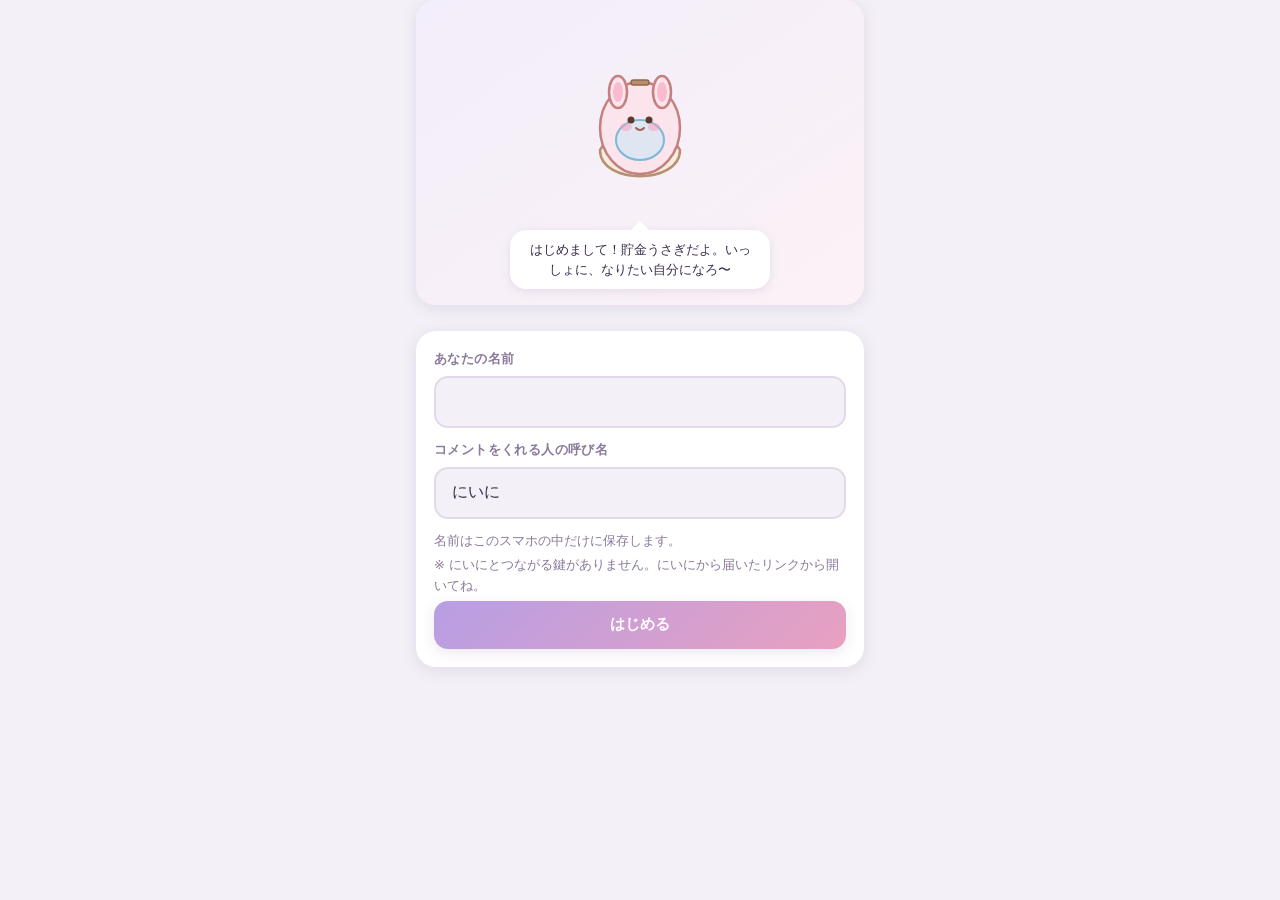
<file: index.html>
<!doctype html>
<html lang="ja">
<head>
  <meta charset="utf-8">
  <meta http-equiv="Content-Security-Policy" content="default-src 'self'; connect-src 'self' https://naritai.insi-sensei.workers.dev; object-src 'none'; base-uri 'none'; form-action 'self'">
  <meta name="referrer" content="no-referrer">
  <meta name="viewport" content="width=device-width, initial-scale=1, viewport-fit=cover">
  <meta name="theme-color" content="#f6f1fb">
  <meta name="color-scheme" content="light">
  <link rel="icon" href="icons/icon-192.png">
  <link rel="stylesheet" href="style.css">
  <title>なりたい自分へ</title>
  <meta name="description" content="毎日のやることを、貯金うさぎといっしょに。">
  <link rel="apple-touch-icon" href="icons/icon-180.png">
  <link rel="manifest" href="manifest.webmanifest">
</head>
<body>
  <main id="app"></main>
  <div id="toast" role="status" aria-live="polite"></div>
  <script src="config.js"></script>
  <script src="logic.js"></script>
  <script src="mascot.js"></script>
  <script src="ui.js"></script>
  <script src="app.js"></script>
</body>
</html>
</file>
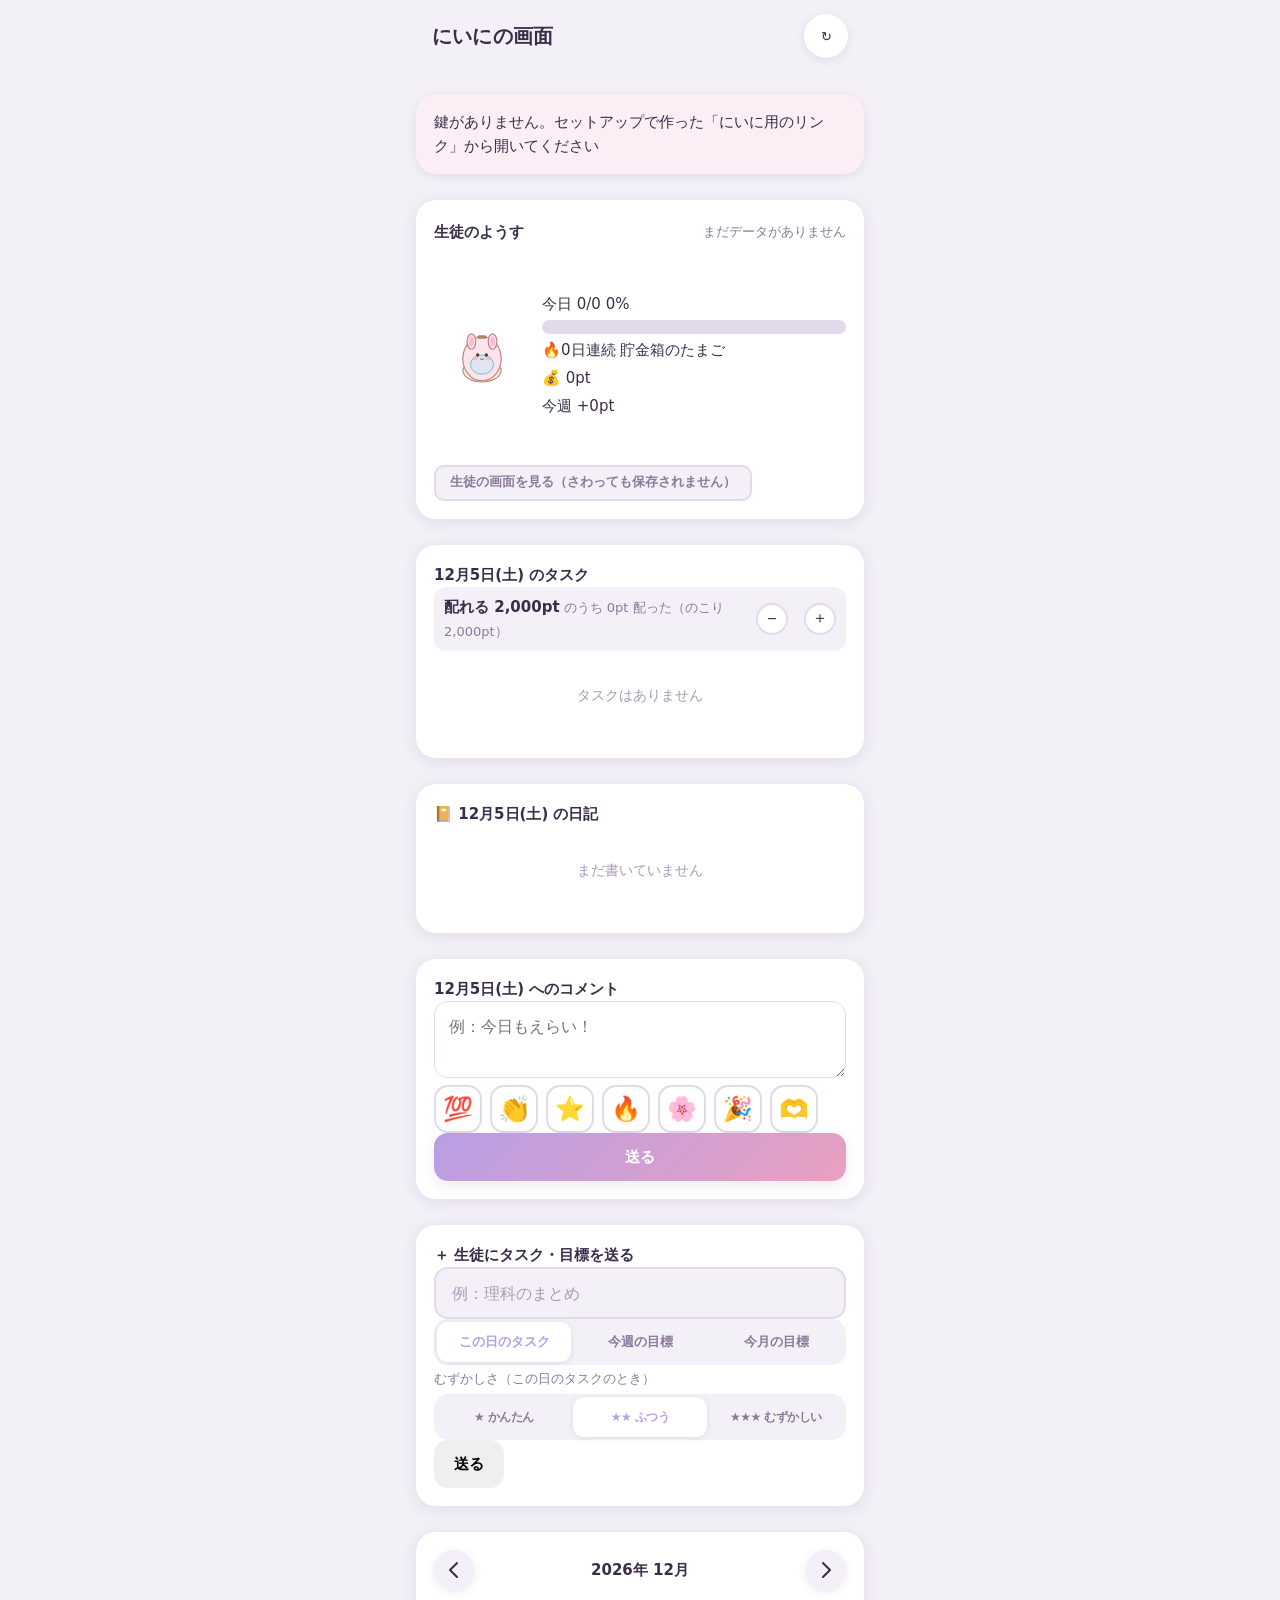
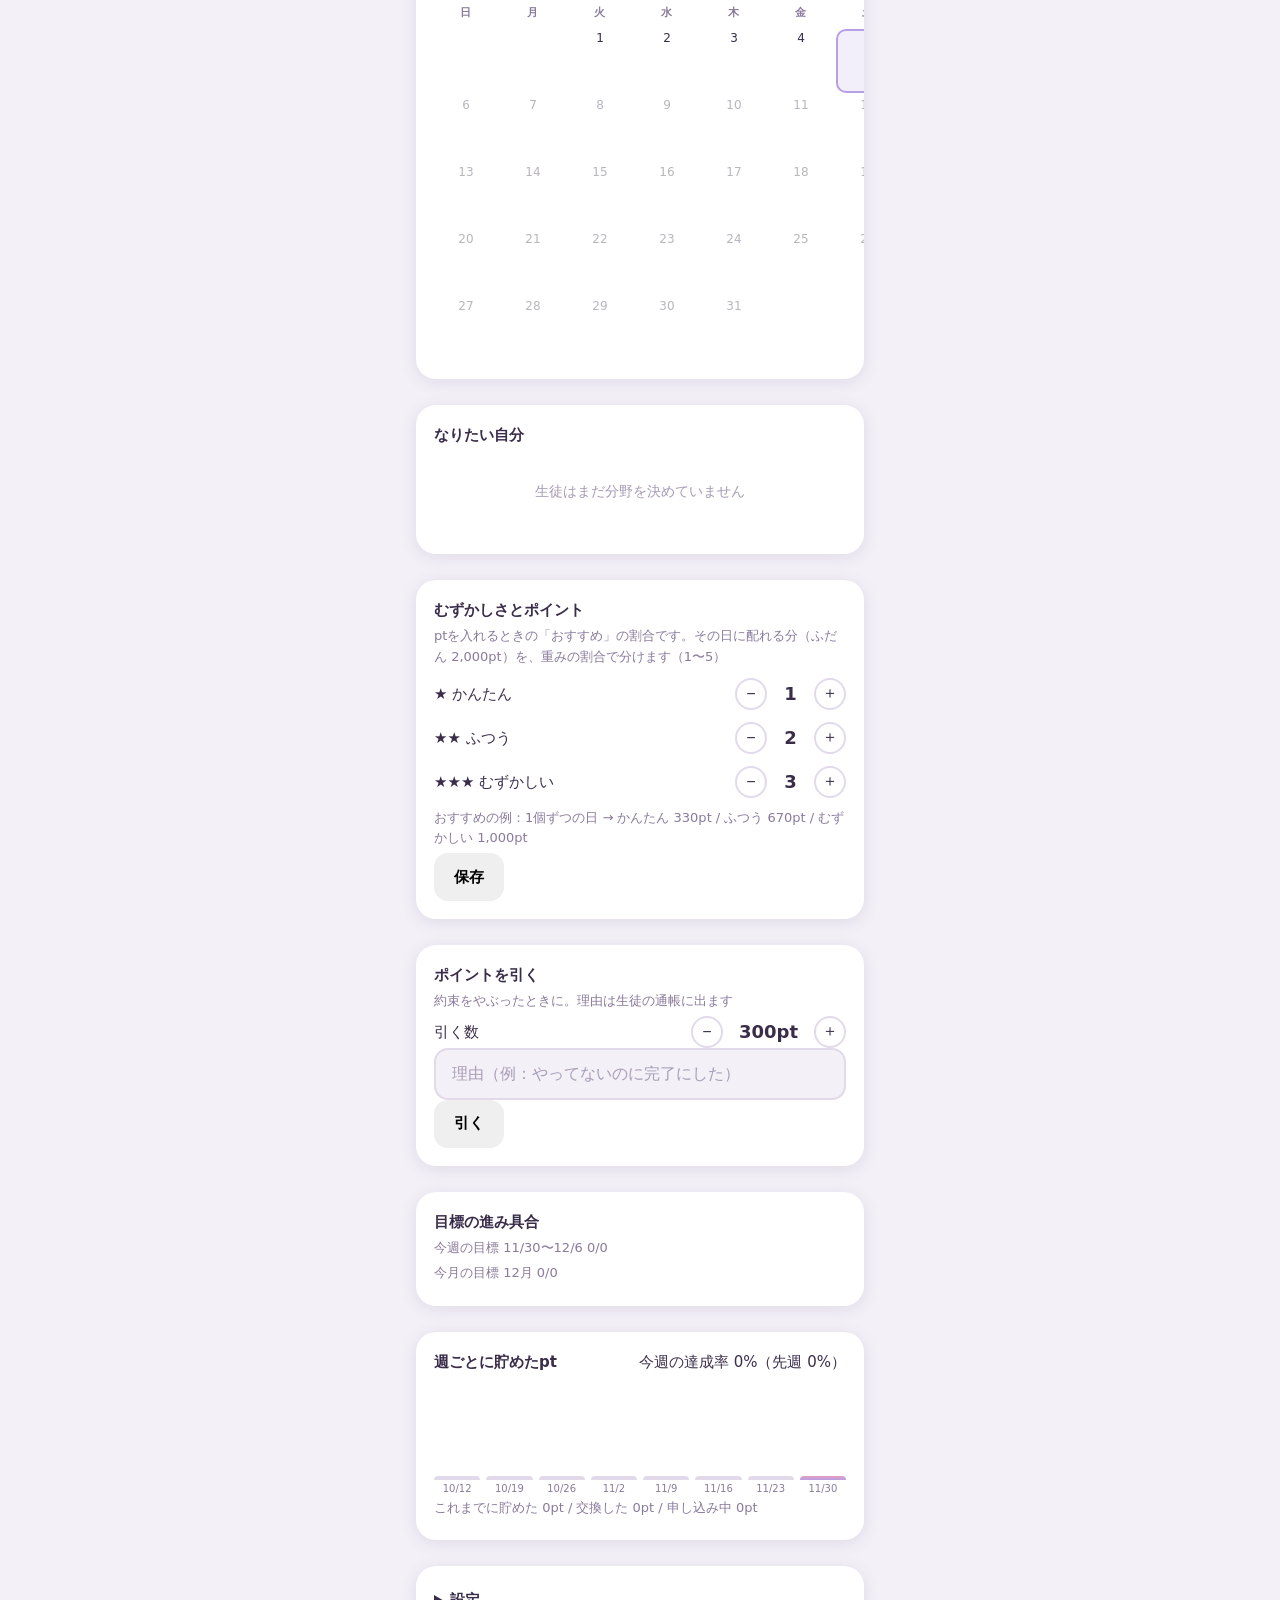
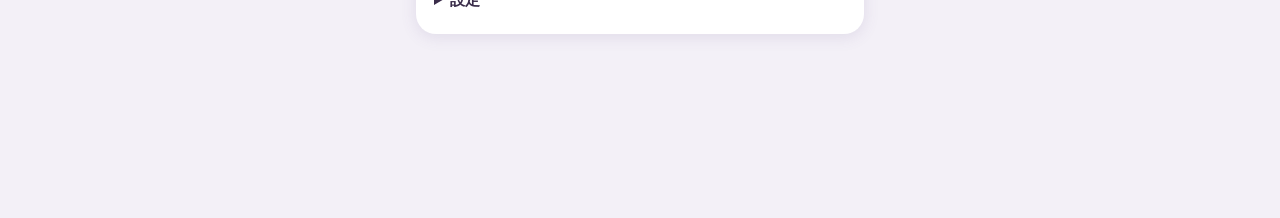
<file: owner.html>
<!doctype html>
<html lang="ja">
<head>
  <meta charset="utf-8">
  <meta http-equiv="Content-Security-Policy" content="default-src 'self'; connect-src 'self' https://naritai.insi-sensei.workers.dev; object-src 'none'; base-uri 'none'; form-action 'self'">
  <meta name="referrer" content="no-referrer">
  <meta name="viewport" content="width=device-width, initial-scale=1, viewport-fit=cover">
  <meta name="theme-color" content="#f6f1fb">
  <meta name="color-scheme" content="light">
  <link rel="icon" href="icons/icon-192.png">
  <link rel="stylesheet" href="style.css">
  <title>にいにの画面</title>
  <link rel="apple-touch-icon" href="icons/icon-180.png">
  <meta name="apple-mobile-web-app-capable" content="yes">
  <meta name="apple-mobile-web-app-title" content="にいにの画面">
</head>
<body>
  <main id="app"></main>
  <div id="toast" role="status" aria-live="polite"></div>
  <script src="config.js"></script>
  <script src="logic.js"></script>
  <script src="mascot.js"></script>
  <script src="ui.js"></script>
  <script src="owner.js"></script>
</body>
</html>
</file>
<file: style.css>
/* style.css */
:root {
  --bg: #f3f0f7;
  --card: #ffffff;
  --text: #3a2d4a;
  --sub: #8a7a9b;
  --line: #e2daea;
  --accent: #b89ee4;
  --accent2: #e8a0c0;
  --accent3: #a8d8c8;
  --good: #5cb87a;
  --shadow: rgba(100, 80, 140, 0.13);
}

[data-theme="lavender"] {
  --bg: #f3f0f7;
  --card: #ffffff;
  --text: #3a2d4a;
  --sub: #8a7a9b;
  --line: #e2daea;
  --accent: #b89ee4;
  --accent2: #e8a0c0;
  --accent3: #a8d8c8;
  --good: #5cb87a;
  --shadow: rgba(100, 80, 140, 0.13);
}

[data-theme="sakura"] {
  --bg: #fdf0f4;
  --card: #ffffff;
  --text: #3d2030;
  --sub: #9c7080;
  --line: #f0d8e2;
  --accent: #e88aaa;
  --accent2: #c8a0d0;
  --accent3: #a8d4c0;
  --good: #4caf78;
  --shadow: rgba(160, 80, 100, 0.13);
}

[data-theme="mint"] {
  --bg: #f0f8f4;
  --card: #ffffff;
  --text: #1e3828;
  --sub: #6a9078;
  --line: #cce8d8;
  --accent: #58c491;
  --accent2: #88bcd8;
  --accent3: #d4b8e8;
  --good: #2e9e5a;
  --shadow: rgba(40, 120, 80, 0.12);
}

[data-theme="peach"] {
  --bg: #fff8f0;
  --card: #ffffff;
  --text: #3d2010;
  --sub: #9c7050;
  --line: #f5dfc8;
  --accent: #f0a070;
  --accent2: #e8c880;
  --accent3: #c8e0a0;
  --good: #5a9e30;
  --shadow: rgba(160, 80, 30, 0.12);
}

[data-theme="yuyake"] {
  --bg: #f8f0f8;
  --card: #ffffff;
  --text: #2c1840;
  --sub: #806090;
  --line: #e8d0f0;
  --accent: #d070c0;
  --accent2: #f0a060;
  --accent3: #80c8e8;
  --good: #40b870;
  --shadow: rgba(120, 40, 120, 0.14);
}

*, *::before, *::after {
  box-sizing: border-box;
  margin: 0;
  padding: 0;
  -webkit-tap-highlight-color: transparent;
}

html {
  font-size: 16px;
  -webkit-text-size-adjust: 100%;
}

body {
  background: var(--bg);
  color: var(--text);
  font-family: "Hiragino Maru Gothic ProN", "M PLUS Rounded 1c", "Kosugi Maru", "Noto Sans JP", system-ui, sans-serif;
  font-size: 15px;
  line-height: 1.6;
  min-height: 100dvh;
  overscroll-behavior: none;
}

#app {
  max-width: 480px;
  margin: 0 auto;
  padding-bottom: calc(68px + env(safe-area-inset-bottom, 0px));
  min-height: 100dvh;
  position: relative;
}

.screen {
  padding: 0 16px 16px;
  display: flex;
  flex-direction: column;
  gap: 14px;
}

/* ===== TOPBAR ===== */
.topbar {
  display: flex;
  align-items: center;
  justify-content: space-between;
  padding: 14px 16px 10px;
  position: sticky;
  top: 0;
  z-index: 10;
  background: var(--bg);
}

.topbar .title {
  font-size: 20px;
  font-weight: 700;
  color: var(--text);
  letter-spacing: 0.01em;
}

.topbar .streak {
  display: flex;
  align-items: center;
  gap: 4px;
  font-size: 14px;
  font-weight: 600;
  color: var(--text);
  background: var(--card);
  border-radius: 20px;
  padding: 6px 12px;
  box-shadow: 0 2px 8px var(--shadow);
}

.icon-btn {
  width: 44px;
  height: 44px;
  border-radius: 50%;
  background: var(--card);
  border: none;
  display: flex;
  align-items: center;
  justify-content: center;
  cursor: pointer;
  box-shadow: 0 2px 8px var(--shadow);
  color: var(--text);
  transition: transform 0.15s ease, box-shadow 0.15s ease;
}

.icon-btn:active {
  transform: scale(0.93);
  box-shadow: 0 1px 4px var(--shadow);
}

/* ===== TABS ===== */
.tabs {
  position: fixed;
  bottom: 0;
  left: 50%;
  transform: translateX(-50%);
  width: 100%;
  max-width: 480px;
  display: flex;
  background: var(--card);
  border-top: 1px solid var(--line);
  z-index: 100;
  padding-bottom: env(safe-area-inset-bottom, 0px);
  box-shadow: 0 -4px 16px var(--shadow);
}

.tab {
  flex: 1;
  display: flex;
  flex-direction: column;
  align-items: center;
  justify-content: center;
  gap: 3px;
  min-height: 60px;
  padding: 8px 4px;
  border: none;
  background: none;
  color: var(--sub);
  font-size: 11px;
  font-family: inherit;
  cursor: pointer;
  transition: color 0.2s ease;
  text-decoration: none;
}

.tab svg {
  width: 24px;
  height: 24px;
  transition: transform 0.2s ease;
}

.tab.active {
  color: var(--accent);
}

.tab.active svg {
  transform: translateY(-2px);
}

.tab span {
  font-weight: 500;
  letter-spacing: 0.01em;
}

/* ===== FAB ===== */
.fab {
  position: fixed;
  bottom: calc(68px + env(safe-area-inset-bottom, 0px) + 12px);
  right: max(16px, calc(50vw - 480px/2 + 16px));
  width: 56px;
  height: 56px;
  border-radius: 50%;
  background: linear-gradient(135deg, var(--accent), var(--accent2));
  border: none;
  color: #fff;
  font-size: 28px;
  display: flex;
  align-items: center;
  justify-content: center;
  cursor: pointer;
  box-shadow: 0 4px 18px var(--shadow), 0 2px 8px rgba(0,0,0,0.12);
  z-index: 90;
  transition: transform 0.18s ease, box-shadow 0.18s ease;
  line-height: 1;
}

.fab:active {
  transform: scale(0.9);
  box-shadow: 0 2px 8px var(--shadow);
}

/* ===== CARD ===== */
.card {
  background: var(--card);
  border-radius: 20px;
  box-shadow: 0 3px 16px var(--shadow);
  padding: 18px;
  position: relative;
  overflow: hidden;
}

/* ===== MASCOT CARD ===== */
.mascot-card {
  background: linear-gradient(145deg, color-mix(in srgb, var(--accent) 18%, white), color-mix(in srgb, var(--accent2) 14%, white));
  border-radius: 20px;
  box-shadow: 0 3px 16px var(--shadow);
  padding: 20px 16px 16px;
  display: flex;
  flex-direction: column;
  align-items: center;
  gap: 10px;
  position: relative;
  overflow: hidden;
}

.mascot {
  width: 200px;
  height: 200px;
  display: flex;
  align-items: center;
  justify-content: center;
}

.mascot svg {
  width: 100%;
  height: 100%;
}

.speech {
  background: var(--card);
  border-radius: 16px;
  padding: 10px 16px;
  font-size: 13px;
  color: var(--text);
  position: relative;
  box-shadow: 0 2px 10px var(--shadow);
  max-width: 260px;
  text-align: center;
  line-height: 1.5;
}

.speech::before {
  content: "";
  position: absolute;
  top: -9px;
  left: 50%;
  transform: translateX(-50%);
  border: 10px solid transparent;
  border-bottom-color: var(--card);
  border-top: 0;
  width: 0;
  height: 0;
}

.stage-name {
  font-size: 13px;
  font-weight: 700;
  color: var(--accent);
  letter-spacing: 0.03em;
}

.stage-next {
  font-size: 11px;
  color: var(--sub);
}

/* ===== BAR ===== */
.bar {
  width: 100%;
  height: 10px;
  background: var(--line);
  border-radius: 10px;
  overflow: hidden;
}

.bar-fill {
  height: 100%;
  background: linear-gradient(90deg, var(--accent), var(--accent2));
  border-radius: 10px;
  transition: width 0.6s cubic-bezier(0.34, 1.56, 0.64, 1);
}

/* ===== MONEY ===== */
.money {
  display: flex;
  align-items: baseline;
  gap: 4px;
  flex-wrap: wrap;
}

.money .pt {
  font-size: 36px;
  font-weight: 800;
  color: var(--text);
  font-variant-numeric: tabular-nums;
  line-height: 1.1;
}

.money .yen {
  font-size: 15px;
  color: var(--sub);
  font-weight: 500;
}

.money .delta {
  font-size: 13px;
  color: var(--good);
  font-weight: 600;
  font-variant-numeric: tabular-nums;
}

/* ===== TODAY HEAD ===== */
.today-head {
  display: flex;
  align-items: center;
  justify-content: space-between;
  margin-bottom: 8px;
}

.today-head .date {
  font-size: 14px;
  color: var(--sub);
  font-weight: 500;
}

.today-head .count {
  font-size: 13px;
  color: var(--sub);
  font-variant-numeric: tabular-nums;
}

.progress {
  width: 100%;
  height: 14px;
  background: var(--line);
  border-radius: 14px;
  overflow: hidden;
}

.progress-fill {
  height: 100%;
  background: linear-gradient(90deg, var(--accent), var(--accent2));
  border-radius: 14px;
  transition: width 0.5s cubic-bezier(0.34, 1.56, 0.64, 1);
}

/* ===== COACH CARD ===== */
.coach-card {
  display: flex;
  align-items: flex-start;
  gap: 12px;
  padding: 14px 16px;
}

.coach-avatar {
  width: 44px;
  height: 44px;
  border-radius: 50%;
  background: linear-gradient(135deg, var(--accent), var(--accent2));
  flex-shrink: 0;
  display: flex;
  align-items: center;
  justify-content: center;
  font-size: 22px;
}

.coach-name {
  font-size: 12px;
  font-weight: 700;
  color: var(--accent);
  margin-bottom: 2px;
  letter-spacing: 0.03em;
}

.coach-text {
  font-size: 13px;
  color: var(--text);
  line-height: 1.6;
}

.new-badge {
  display: inline-flex;
  align-items: center;
  background: var(--accent);
  color: #fff;
  font-size: 10px;
  font-weight: 700;
  border-radius: 20px;
  padding: 2px 8px;
  margin-left: 6px;
  vertical-align: middle;
  letter-spacing: 0.04em;
}

/* ===== TASK LIST ===== */
.task-list {
  display: flex;
  flex-direction: column;
  gap: 8px;
}

.task-wrap {
  position: relative;
  overflow: hidden;
  border-radius: 16px;
}

.task-del {
  position: absolute;
  right: 0;
  top: 0;
  bottom: 0;
  width: 80px;
  background: linear-gradient(135deg, #f07070, #e04040);
  color: #fff;
  display: flex;
  align-items: center;
  justify-content: center;
  font-size: 22px;
  border-radius: 0 16px 16px 0;
  cursor: pointer;
  z-index: 1;
}

.task {
  background: var(--card);
  border-radius: 16px;
  display: flex;
  align-items: center;
  gap: 12px;
  padding: 12px 14px;
  min-height: 60px;
  box-shadow: 0 2px 10px var(--shadow);
  position: relative;
  z-index: 2;
  transition: transform 0.25s ease;
  cursor: pointer;
}

.task .check {
  width: 28px;
  height: 28px;
  min-width: 28px;
  border-radius: 50%;
  border: 2.5px solid var(--line);
  display: flex;
  align-items: center;
  justify-content: center;
  font-size: 15px;
  color: transparent;
  transition: background 0.2s, border-color 0.2s, color 0.2s;
  cursor: pointer;
}

.task.done .check {
  background: var(--accent);
  border-color: var(--accent);
  color: #fff;
}

.task .title {
  flex: 1;
  font-size: 14px;
  font-weight: 500;
  color: var(--text);
  line-height: 1.4;
}

.task.done .title {
  text-decoration: line-through;
  text-decoration-color: var(--sub);
  color: var(--sub);
}

.task .tag {
  display: inline-flex;
  align-items: center;
  background: color-mix(in srgb, var(--accent) 15%, white);
  color: var(--accent);
  font-size: 10px;
  font-weight: 600;
  border-radius: 20px;
  padding: 2px 8px;
  margin-left: 4px;
  flex-shrink: 0;
  letter-spacing: 0.03em;
}

.task .pt {
  font-size: 12px;
  color: var(--sub);
  font-weight: 600;
  font-variant-numeric: tabular-nums;
  margin-left: auto;
  flex-shrink: 0;
}

/* ===== BANNER ===== */
.banner {
  display: flex;
  align-items: center;
  gap: 14px;
  padding: 16px 18px;
  background: color-mix(in srgb, var(--accent2) 18%, white);
  border-radius: 20px;
  box-shadow: 0 2px 10px var(--shadow);
  cursor: pointer;
  border: none;
  font-family: inherit;
  color: var(--text);
  transition: transform 0.15s ease;
  width: 100%;
  text-align: left;
}

.banner:active {
  transform: scale(0.98);
}

.banner .banner-icon {
  font-size: 28px;
  flex-shrink: 0;
}

.banner .banner-text {
  font-size: 14px;
  font-weight: 600;
  line-height: 1.4;
}

.banner .banner-sub {
  font-size: 12px;
  color: var(--sub);
  font-weight: 400;
}

/* ===== SHEET ===== */
.sheet-backdrop {
  position: fixed;
  inset: 0;
  background: rgba(0, 0, 0, 0.35);
  z-index: 200;
  opacity: 0;
  pointer-events: none;
  transition: opacity 0.3s ease;
}

.sheet-backdrop.open {
  opacity: 1;
  pointer-events: auto;
}

.sheet {
  position: fixed;
  left: 50%;
  transform: translateX(-50%) translateY(100%);
  bottom: 0;
  width: 100%;
  max-width: 480px;
  background: var(--card);
  border-radius: 24px 24px 0 0;
  z-index: 201;
  padding: 20px 20px calc(20px + env(safe-area-inset-bottom, 0px));
  box-shadow: 0 -8px 32px var(--shadow);
  display: flex;
  flex-direction: column;
  gap: 16px;
  max-height: 90dvh;
  overflow-y: auto;
  transition: transform 0.35s cubic-bezier(0.34, 1.26, 0.64, 1);
}

.sheet.open {
  transform: translateX(-50%) translateY(0);
  animation: slide-up 0.35s cubic-bezier(0.34, 1.26, 0.64, 1) forwards;
}

@keyframes slide-up {
  from { transform: translateX(-50%) translateY(100%); }
  to   { transform: translateX(-50%) translateY(0); }
}

.sheet::before {
  content: "";
  display: block;
  width: 40px;
  height: 4px;
  background: var(--line);
  border-radius: 4px;
  margin: -4px auto 4px;
}

.sheet h2 {
  font-size: 18px;
  font-weight: 700;
  color: var(--text);
  text-align: center;
  letter-spacing: 0.01em;
}

input.text {
  width: 100%;
  height: 52px;
  border: 2px solid var(--line);
  border-radius: 14px;
  padding: 0 16px;
  font-size: 16px;
  font-family: inherit;
  color: var(--text);
  background: var(--bg);
  outline: none;
  transition: border-color 0.2s;
  appearance: none;
  -webkit-appearance: none;
}

input.text:focus {
  border-color: var(--accent);
}

input.text::placeholder {
  color: var(--sub);
  opacity: 0.7;
}

.chips {
  display: flex;
  flex-wrap: wrap;
  gap: 8px;
}

.chip {
  display: inline-flex;
  align-items: center;
  padding: 7px 16px;
  border-radius: 20px;
  border: 2px solid var(--line);
  background: var(--card);
  color: var(--text);
  font-size: 13px;
  font-weight: 500;
  font-family: inherit;
  cursor: pointer;
  min-height: 36px;
  transition: background 0.18s, border-color 0.18s, color 0.18s;
}

.chip.active,
.chip:is([aria-pressed="true"]) {
  background: var(--accent);
  border-color: var(--accent);
  color: #fff;
}

.seg {
  display: flex;
  background: var(--bg);
  border-radius: 14px;
  padding: 3px;
  gap: 2px;
}

.seg-btn {
  flex: 1;
  height: 40px;
  border-radius: 11px;
  border: none;
  background: none;
  font-size: 13px;
  font-weight: 600;
  font-family: inherit;
  color: var(--sub);
  cursor: pointer;
  transition: background 0.18s, color 0.18s;
}

.seg-btn.active {
  background: var(--card);
  color: var(--accent);
  box-shadow: 0 1px 6px var(--shadow);
}

.btn {
  display: inline-flex;
  align-items: center;
  justify-content: center;
  gap: 6px;
  min-height: 48px;
  border-radius: 14px;
  border: none;
  font-size: 15px;
  font-weight: 700;
  font-family: inherit;
  cursor: pointer;
  padding: 0 20px;
  transition: transform 0.15s ease, box-shadow 0.15s ease, opacity 0.15s;
  text-decoration: none;
}

.btn:active {
  transform: scale(0.96);
}

.btn.primary {
  background: linear-gradient(135deg, var(--accent), var(--accent2));
  color: #fff;
  box-shadow: 0 4px 14px var(--shadow);
  width: 100%;
}

.btn.primary:active {
  box-shadow: 0 2px 6px var(--shadow);
}

.btn.ghost {
  background: var(--bg);
  color: var(--sub);
  border: 2px solid var(--line);
}

.btn.small {
  min-height: 36px;
  font-size: 13px;
  border-radius: 10px;
  padding: 0 14px;
}

.row-between {
  display: flex;
  align-items: center;
  justify-content: space-between;
  gap: 10px;
}

.toggle-row {
  display: flex;
  align-items: center;
  justify-content: space-between;
  gap: 12px;
  min-height: 44px;
}

.toggle-row label {
  font-size: 14px;
  color: var(--text);
  font-weight: 500;
}

.toggle-row input[type="checkbox"] {
  width: 48px;
  height: 28px;
  appearance: none;
  -webkit-appearance: none;
  background: var(--line);
  border-radius: 28px;
  position: relative;
  cursor: pointer;
  transition: background 0.2s;
  flex-shrink: 0;
}

.toggle-row input[type="checkbox"]::before {
  content: "";
  position: absolute;
  width: 22px;
  height: 22px;
  border-radius: 50%;
  background: white;
  top: 3px;
  left: 3px;
  transition: transform 0.2s cubic-bezier(0.34, 1.56, 0.64, 1);
  box-shadow: 0 1px 4px rgba(0,0,0,0.18);
}

.toggle-row input[type="checkbox"]:checked {
  background: var(--accent);
}

.toggle-row input[type="checkbox"]:checked::before {
  transform: translateX(20px);
}

/* ===== MODAL ===== */
.modal-backdrop {
  position: fixed;
  inset: 0;
  background: rgba(0, 0, 0, 0.4);
  z-index: 300;
  display: flex;
  align-items: center;
  justify-content: center;
  padding: 20px;
  opacity: 0;
  pointer-events: none;
  transition: opacity 0.25s ease;
}

.modal-backdrop.open {
  opacity: 1;
  pointer-events: auto;
}

.modal {
  background: var(--card);
  border-radius: 24px;
  padding: 28px 24px;
  width: 100%;
  max-width: 340px;
  box-shadow: 0 8px 40px rgba(0,0,0,0.18);
  display: flex;
  flex-direction: column;
  align-items: center;
  gap: 18px;
  animation: pop-in 0.3s cubic-bezier(0.34, 1.56, 0.64, 1) forwards;
}

@keyframes pop-in {
  from { transform: scale(0.7); opacity: 0; }
  to   { transform: scale(1);   opacity: 1; }
}

.login-days {
  display: flex;
  gap: 8px;
  justify-content: center;
}

.lday {
  width: 36px;
  height: 36px;
  border-radius: 50%;
  background: var(--bg);
  border: 2px solid var(--line);
  display: flex;
  align-items: center;
  justify-content: center;
  font-size: 11px;
  font-weight: 600;
  color: var(--sub);
  transition: background 0.2s, border-color 0.2s;
}

.lday.got {
  background: color-mix(in srgb, var(--accent) 25%, white);
  border-color: var(--accent);
  color: var(--accent);
}

.lday.today {
  background: var(--accent);
  border-color: var(--accent);
  color: #fff;
  box-shadow: 0 0 0 4px color-mix(in srgb, var(--accent) 30%, transparent);
  animation: glow-pulse 1.4s ease-in-out infinite;
}

.lday.big {
  width: 44px;
  height: 44px;
  font-size: 13px;
}

@keyframes glow-pulse {
  0%, 100% { box-shadow: 0 0 0 4px color-mix(in srgb, var(--accent) 30%, transparent); }
  50%       { box-shadow: 0 0 0 8px color-mix(in srgb, var(--accent) 15%, transparent); }
}

.modal .big-num {
  font-size: 48px;
  font-weight: 900;
  color: var(--accent);
  font-variant-numeric: tabular-nums;
  line-height: 1;
  letter-spacing: -0.02em;
}

/* ===== SCRATCH ===== */
.scratch {
  width: 280px;
  height: 140px;
  border-radius: 20px;
  position: relative;
  margin: 0 auto;
  overflow: hidden;
}

.scratch-prize {
  position: absolute;
  inset: 0;
  display: flex;
  align-items: center;
  justify-content: center;
  background: linear-gradient(135deg, color-mix(in srgb, var(--accent2) 20%, white), color-mix(in srgb, var(--accent) 15%, white));
  font-size: 28px;
  font-weight: 800;
  color: var(--text);
  border-radius: 20px;
  z-index: 1;
}

.scratch-canvas {
  position: absolute;
  inset: 0;
  border-radius: 20px;
  z-index: 2;
  cursor: crosshair;
  touch-action: none;
}

/* ===== CONFETTI ===== */
.confetti {
  position: fixed;
  inset: 0;
  pointer-events: none;
  z-index: 999;
  overflow: hidden;
}

.confetti i {
  position: absolute;
  display: block;
  width: 8px;
  height: 8px;
  border-radius: 2px;
  opacity: 0;
  animation: fall 1.4s ease-in forwards;
}

@keyframes fall {
  0%   { transform: translateY(-20px) rotate(0deg); opacity: 1; }
  80%  { opacity: 1; }
  100% { transform: translateY(100vh) rotate(540deg); opacity: 0; }
}

/* ===== GOAL SECTION ===== */
.goal-section h3 {
  font-size: 16px;
  font-weight: 700;
  color: var(--text);
  margin-bottom: 10px;
  letter-spacing: 0.01em;
}

.goal {
  background: var(--card);
  border-radius: 16px;
  box-shadow: 0 2px 10px var(--shadow);
  padding: 14px 16px;
  display: flex;
  flex-direction: column;
  gap: 6px;
  transition: opacity 0.2s;
}

.goal.done {
  opacity: 0.55;
}

.goal-title {
  font-size: 15px;
  font-weight: 600;
  color: var(--text);
  display: flex;
  align-items: center;
  gap: 8px;
}

.goal.done .goal-title::after {
  content: "✓";
  color: var(--good);
  font-weight: 800;
}

.goal-meta {
  font-size: 12px;
  color: var(--sub);
  font-variant-numeric: tabular-nums;
}

/* ===== CALENDAR ===== */
.calendar {
  display: flex;
  flex-direction: column;
  gap: 10px;
}

.cal-head {
  display: flex;
  align-items: center;
  justify-content: space-between;
  gap: 8px;
}

.cal-head .cal-month {
  font-size: 17px;
  font-weight: 700;
  color: var(--text);
  text-align: center;
  flex: 1;
}

.cal-head button {
  width: 40px;
  height: 40px;
  border-radius: 50%;
  border: none;
  background: var(--bg);
  color: var(--text);
  font-size: 18px;
  display: flex;
  align-items: center;
  justify-content: center;
  cursor: pointer;
  transition: background 0.15s;
}

.cal-head button:active {
  background: var(--line);
}

.cal-grid {
  display: grid;
  grid-template-columns: repeat(7, 1fr);
  gap: 3px;
}

.cal-dow {
  text-align: center;
  font-size: 11px;
  font-weight: 700;
  color: var(--sub);
  padding: 4px 0;
  letter-spacing: 0.03em;
}

.cal-day {
  aspect-ratio: 1;
  border-radius: 10px;
  display: flex;
  flex-direction: column;
  align-items: center;
  justify-content: center;
  font-size: 13px;
  font-weight: 500;
  color: var(--text);
  position: relative;
  cursor: pointer;
  transition: background 0.15s;
  font-variant-numeric: tabular-nums;
  gap: 1px;
}

.cal-day:active {
  background: var(--line);
}

.cal-day.today {
  border: 2px solid var(--accent);
  color: var(--accent);
  font-weight: 700;
}

.cal-day.selected {
  background: color-mix(in srgb, var(--accent) 18%, white);
  color: var(--accent);
  font-weight: 700;
}

.cal-day .sticker {
  font-size: 12px;
  line-height: 1;
}

.cal-day .dot {
  width: 5px;
  height: 5px;
  border-radius: 50%;
  background: var(--accent2);
  position: absolute;
  bottom: 3px;
  left: 50%;
  transform: translateX(-50%);
}

.cal-day.empty {
  pointer-events: none;
  color: transparent;
}

/* ===== DAY DETAIL ===== */
.day-detail {
  background: var(--card);
  border-radius: 20px;
  box-shadow: 0 3px 16px var(--shadow);
  padding: 16px 18px;
  display: flex;
  flex-direction: column;
  gap: 10px;
}

/* ===== POINTS HERO ===== */
.points-hero {
  display: flex;
  align-items: baseline;
  gap: 6px;
  padding: 8px 0 4px;
}

.points-hero .big-pt {
  font-size: 56px;
  font-weight: 900;
  color: var(--text);
  font-variant-numeric: tabular-nums;
  line-height: 1;
  letter-spacing: -0.03em;
}

.points-hero .yen {
  font-size: 20px;
  color: var(--sub);
  font-weight: 500;
}

.stats {
  display: grid;
  grid-template-columns: repeat(3, 1fr);
  gap: 10px;
}

.stat {
  background: var(--bg);
  border-radius: 16px;
  padding: 14px 10px;
  display: flex;
  flex-direction: column;
  align-items: center;
  gap: 4px;
}

.stat-num {
  font-size: 22px;
  font-weight: 800;
  color: var(--text);
  font-variant-numeric: tabular-nums;
  line-height: 1.1;
}

.stat-label {
  font-size: 11px;
  color: var(--sub);
  font-weight: 500;
  text-align: center;
  letter-spacing: 0.02em;
}

/* ===== CHART ===== */
.chart {
  display: flex;
  flex-direction: column;
  gap: 8px;
}

.bars {
  display: flex;
  align-items: flex-end;
  gap: 6px;
  height: 120px;
}

.bar-col {
  flex: 1;
  display: flex;
  flex-direction: column;
  align-items: center;
  justify-content: flex-end;
  gap: 4px;
  height: 100%;
}

.bar-num {
  font-size: 10px;
  font-weight: 600;
  color: var(--sub);
  font-variant-numeric: tabular-nums;
  line-height: 1;
}

.bar-v {
  width: 100%;
  min-height: 4px;
  background: var(--line);
  border-radius: 6px 6px 0 0;
  transition: height 0.5s cubic-bezier(0.34, 1.26, 0.64, 1);
}

.bar-v.now {
  background: linear-gradient(180deg, var(--accent2), var(--accent));
}

.bar-label {
  font-size: 10px;
  color: var(--sub);
  font-weight: 500;
  text-align: center;
  line-height: 1;
}

/* ===== INLINE TABS ===== */
.tabs-inline {
  display: flex;
  gap: 4px;
  background: var(--bg);
  border-radius: 14px;
  padding: 3px;
}

.tab-inline {
  flex: 1;
  height: 38px;
  border-radius: 11px;
  border: none;
  background: none;
  font-size: 13px;
  font-weight: 600;
  font-family: inherit;
  color: var(--sub);
  cursor: pointer;
  transition: background 0.18s, color 0.18s;
}

.tab-inline.active {
  background: var(--card);
  color: var(--accent);
  box-shadow: 0 1px 6px var(--shadow);
}

/* ===== LEDGER ===== */
.ledger {
  display: flex;
  flex-direction: column;
  gap: 2px;
}

.ledger-row {
  display: grid;
  grid-template-columns: 1fr auto auto;
  align-items: center;
  gap: 8px 12px;
  padding: 10px 14px;
  border-radius: 12px;
  font-size: 13px;
}

.ledger-row:nth-child(even) {
  background: var(--bg);
}

.ledger-row .ledger-date {
  color: var(--sub);
  font-size: 11px;
  font-variant-numeric: tabular-nums;
}

.ledger-row .ledger-reason {
  color: var(--text);
}

.ledger-row .ledger-amount {
  font-weight: 700;
  font-variant-numeric: tabular-nums;
  font-size: 14px;
}

.ledger-row .ledger-amount.plus {
  color: var(--good);
}

.ledger-row .ledger-amount.minus {
  color: var(--sub);
}

/* ===== STEPPER ===== */
.stepper {
  display: flex;
  align-items: center;
  gap: 16px;
}

.step-btn {
  width: 44px;
  height: 44px;
  border-radius: 50%;
  border: 2px solid var(--line);
  background: var(--card);
  color: var(--text);
  font-size: 22px;
  display: flex;
  align-items: center;
  justify-content: center;
  cursor: pointer;
  transition: background 0.15s, border-color 0.15s;
}

.step-btn:active {
  background: var(--line);
}

.step-val {
  font-size: 32px;
  font-weight: 800;
  color: var(--text);
  font-variant-numeric: tabular-nums;
  min-width: 64px;
  text-align: center;
  line-height: 1;
}

/* ===== REQ ===== */
.req {
  background: var(--card);
  border-radius: 16px;
  box-shadow: 0 2px 10px var(--shadow);
  padding: 14px 16px;
  display: flex;
  align-items: flex-start;
  gap: 10px;
  font-size: 14px;
  color: var(--text);
  transition: opacity 0.2s;
}

.req::before {
  font-size: 20px;
  flex-shrink: 0;
  margin-top: 1px;
}

.req.pending::before {
  content: "⏳";
}

.req.done {
  opacity: 0.5;
}

.req.done::before {
  content: "✅";
}

/* ===== TOAST ===== */
#toast {
  position: fixed;
  bottom: calc(80px + env(safe-area-inset-bottom, 0px));
  left: 50%;
  transform: translateX(-50%) translateY(20px);
  background: color-mix(in srgb, var(--text) 90%, transparent);
  color: #fff;
  font-size: 14px;
  font-weight: 600;
  font-family: inherit;
  padding: 12px 24px;
  border-radius: 24px;
  opacity: 0;
  pointer-events: none;
  transition: opacity 0.25s ease, transform 0.25s ease;
  z-index: 400;
  white-space: nowrap;
  max-width: calc(100vw - 48px);
  text-align: center;
  box-shadow: 0 4px 20px rgba(0,0,0,0.2);
}

#toast.show {
  opacity: 1;
  transform: translateX(-50%) translateY(0);
}

/* ===== EMPTY ===== */
.empty {
  text-align: center;
  color: var(--sub);
  font-size: 14px;
  padding: 32px 16px;
  opacity: 0.75;
  line-height: 1.8;
}

/* ===== FIELD ===== */
.field {
  display: flex;
  flex-direction: column;
  gap: 6px;
}

.field label {
  font-size: 13px;
  font-weight: 600;
  color: var(--sub);
  letter-spacing: 0.03em;
}

/* ===== ANIMATIONS ===== */
@media (prefers-reduced-motion: no-preference) {
  .hop {
    animation: hop 0.6s cubic-bezier(0.34, 1.56, 0.64, 1) forwards;
  }

  @keyframes hop {
    0%   { transform: translateY(0) scaleY(1); }
    30%  { transform: translateY(-24px) scaleY(1.08); }
    55%  { transform: translateY(-12px) scaleY(0.96); }
    75%  { transform: translateY(-4px) scaleY(1.04); }
    100% { transform: translateY(0) scaleY(1); }
  }

  .banzai {
    animation: banzai 0.9s cubic-bezier(0.34, 1.26, 0.64, 1) forwards;
  }

  @keyframes banzai {
    0%   { transform: rotate(0deg) scaleY(1); }
    15%  { transform: rotate(-6deg) scaleY(1.1); }
    40%  { transform: rotate(6deg) scaleY(1.12); }
    60%  { transform: rotate(-3deg) scaleY(1.06); }
    80%  { transform: rotate(2deg) scaleY(1.02); }
    100% { transform: rotate(0deg) scaleY(1); }
  }

  .pop {
    animation: pop 0.3s cubic-bezier(0.34, 1.56, 0.64, 1) forwards;
  }

  @keyframes pop {
    0%   { transform: scale(1); }
    50%  { transform: scale(1.18); }
    100% { transform: scale(1); }
  }

  .coin-fly {
    position: fixed;
    animation: coin-fly 0.8s ease-out forwards;
    pointer-events: none;
    z-index: 998;
    font-size: 22px;
  }

  @keyframes coin-fly {
    0%   { transform: translateY(0) scale(1); opacity: 1; }
    60%  { transform: translateY(-80px) scale(1.2); opacity: 1; }
    100% { transform: translateY(-140px) scale(0.6); opacity: 0; }
  }
}

@media (prefers-reduced-motion: reduce) {
  .hop, .banzai, .pop, .coin-fly {
    animation: none !important;
  }
  .confetti i {
    animation: none !important;
  }
}

/* ===== OWNER ===== */
.owner .req-actions {
  display: flex;
  gap: 8px;
  align-items: center;
}

.stamp-row {
  display: flex;
  gap: 8px;
  flex-wrap: wrap;
}

.stamp {
  width: 48px;
  height: 48px;
  border-radius: 14px;
  border: 2.5px solid var(--line);
  background: var(--card);
  font-size: 24px;
  display: flex;
  align-items: center;
  justify-content: center;
  cursor: pointer;
  transition: border-color 0.15s, background 0.15s, transform 0.15s;
}

.stamp.active {
  border-color: var(--accent);
  background: color-mix(in srgb, var(--accent) 12%, white);
  transform: scale(1.1);
}

.stamp:active {
  transform: scale(0.93);
}

/* ===== SCROLLBAR ===== */
::-webkit-scrollbar {
  width: 4px;
}

::-webkit-scrollbar-thumb {
  background: var(--line);
  border-radius: 4px;
}

/* ===== UTILITY ===== */
.sr-only {
  position: absolute;
  width: 1px;
  height: 1px;
  padding: 0;
  margin: -1px;
  overflow: hidden;
  clip: rect(0,0,0,0);
  white-space: nowrap;
  border: 0;
}

section:empty {
  display: none;
}

/* ===== ここから下は Claude が足した分（agy の依頼に入れていなかった部品）===== */
button.task, button.goal, button.banner, button.cal-day { font: inherit; color: inherit; text-align: left; border: none; width: 100%; cursor: pointer; -webkit-tap-highlight-color: transparent; }
.task-wrap.open > .task, .task-wrap.open > .goal { transform: translateX(-80px); }
.task-wrap > .task, .task-wrap > .goal { position: relative; z-index: 1; touch-action: pan-y; }
.task-wrap + .task-wrap { margin-top: 8px; }
.goal { display: flex; align-items: center; gap: 12px; }
.goal .check { flex: 0 0 auto; width: 28px; height: 28px; border-radius: 50%; border: 2.5px solid var(--line); }
.goal.done .check { background: var(--accent); border-color: var(--accent); }
.goal .goal-title { flex: 1; }
.sub { color: var(--sub); font-size: 13px; margin: 4px 0; }
.rate { text-align: right; font-weight: 700; color: var(--accent); margin-top: 6px; font-variant-numeric: tabular-nums; }
.mascot-mini { display: flex; justify-content: center; }
.stamps { display: flex; align-items: center; gap: 4px; font-size: 20px; color: var(--line); }
.stamps .on { color: var(--accent); }
.stamps small { font-size: 13px; color: var(--sub); }
.banner .x { margin-left: auto; padding: 4px 8px; color: var(--sub); }
.cal-day { display: flex; flex-direction: column; align-items: center; justify-content: flex-start; background: transparent; }
.cal-day:disabled { opacity: .35; cursor: default; }
.cal-num { font-size: 12px; }
.points-hero { display: flex; align-items: center; gap: 12px; }
.points-hero .mascot { width: 120px; flex: 0 0 auto; }
.owner-head { display: flex; gap: 12px; align-items: center; margin-top: 8px; }
.owner-head .mascot { width: 96px; flex: 0 0 auto; }
.owner-head > div:last-child { flex: 1; display: flex; flex-direction: column; gap: 4px; }
.comment-sent { padding: 6px 0; border-bottom: 1px dashed var(--line); }
textarea.text { width: 100%; resize: vertical; font: inherit; }
details > summary { cursor: pointer; font-weight: 700; padding: 4px 0; }
.ledger-row span:nth-child(2) { flex: 1; }
.onboarding .field { margin-bottom: 12px; }
.screen > * + * { margin-top: 12px; }
/* 「元に戻す」を押せるように。ボタンのあるお知らせだけ、押せる状態にする。 */
#toast.show { display: flex; align-items: center; gap: 12px; }
#toast.show.action { pointer-events: auto; }
.task, .goal, .tab, .fab, .chip, .seg-btn, .cal-day { -webkit-user-select: none; user-select: none; }
#toast .btn { color: #fff; border-color: rgba(255,255,255,.6); min-height: 36px; padding: 4px 12px; }
/* 一番下の行も、＋ボタン（右下）より上までスクロールできるように。 */
#app { padding-bottom: calc(68px + 100px + env(safe-area-inset-bottom, 0px)); }
/* 行の影がはみ出して角が欠けて見えないように、行の中では枠線だけにする。 */
.task-wrap > .task, .task-wrap > .goal { box-shadow: none; border: 1.5px solid var(--line); }
.task-wrap { border-radius: 16px; }
.cal-legend { display: flex; flex-direction: column; gap: 4px; }
textarea.text { border: 1.5px solid var(--line); border-radius: 14px; padding: 12px 14px; background: var(--card); color: var(--text); font-size: 16px; min-height: 72px; }
textarea.text:focus { outline: none; border-color: var(--accent); }
.btn:disabled, .step-btn:disabled { opacity: .4; cursor: default; box-shadow: none; }
.row-between .seg { flex: 0 0 auto; display: inline-flex; width: auto; }
.row-between .seg .seg-btn { padding: 6px 14px; min-height: 36px; white-space: nowrap; }
.stat-label { font-size: 11px; line-height: 1.3; }
.stat-num { font-size: 17px; white-space: nowrap; }

/* ===== なりたい自分（振り返りシート・道のり）Claude が足した分 ===== */
.radar { width: 100%; max-width: 320px; height: auto; display: block; margin: 8px auto 0; overflow: visible; }
.radar-grid { fill: none; stroke: var(--line); stroke-width: 1; }
.radar-axis { stroke: var(--line); stroke-width: 1; }
.radar-target { fill: none; stroke: var(--accent2); stroke-width: 2; stroke-dasharray: 5 4; }
.radar-prev { fill: color-mix(in srgb, var(--sub) 14%, transparent); stroke: var(--sub); stroke-width: 1.5; opacity: .7; }
.radar-now { fill: color-mix(in srgb, var(--accent) 28%, transparent); stroke: var(--accent); stroke-width: 2.5; stroke-linejoin: round; }
.radar-label { font-size: 13px; font-weight: 700; font-family: inherit; }
.radar-legend { display: flex; flex-wrap: wrap; justify-content: center; gap: 12px; font-size: 12px; color: var(--sub); margin: 4px 0 12px; }
.radar-legend .lg::before { content: ""; display: inline-block; width: 18px; height: 0; margin-right: 6px; vertical-align: middle; border-top: 3px solid; }
.radar-legend .target::before { border-top: 2px dashed var(--accent2); }
.radar-legend .prev::before { border-color: var(--sub); }
.radar-legend .now::before { border-color: var(--accent); }
.self-radar > .btn { width: 100%; }
.self-radar .row-between .btn { width: auto; flex: 0 0 auto; }
.area-dot { display: inline-block; width: 10px; height: 10px; border-radius: 50%; margin-right: 6px; vertical-align: middle; flex: 0 0 auto; }
.tag.area-tag { background: var(--card); border: 1.5px solid; color: var(--text); display: inline-flex; align-items: center; }
.tag.area-tag .area-dot { width: 8px; height: 8px; margin-right: 4px; }
.area-chips .chip { display: inline-flex; align-items: center; }
.area-bars { display: flex; flex-direction: column; gap: 8px; margin-top: 8px; }
.area-bar { display: grid; grid-template-columns: 5.5em 1fr 2em; align-items: center; gap: 8px; font-size: 13px; }
.area-bar-name { overflow: hidden; text-overflow: ellipsis; white-space: nowrap; }
.area-bar-track { height: 10px; border-radius: 6px; background: var(--line); overflow: hidden; }
.area-bar-fill { height: 100%; border-radius: 6px; min-width: 2px; transition: width .4s ease; }
.area-bar-num { text-align: right; font-variant-numeric: tabular-nums; font-weight: 700; }
.area-inputs { display: grid; grid-template-columns: 1fr 1fr; gap: 8px; margin: 12px 0; }
.score-row { padding: 10px 0; border-bottom: 1px dashed var(--line); }
.score-val { font-size: 20px; color: var(--accent); font-variant-numeric: tabular-nums; }
.score-row input[type="range"] { width: 100%; accent-color: var(--accent); height: 32px; }
.target-row { display: flex; align-items: center; justify-content: flex-end; gap: 8px; color: var(--sub); }
.step-btn.small { width: 32px; height: 32px; min-height: 32px; font-size: 16px; }
.road { list-style: none; padding: 0; margin: 8px 0 0; position: relative; }
.road::before { content: ""; position: absolute; left: 13px; top: 14px; bottom: 14px; width: 2px; background: var(--line); }
.road-step { display: flex; gap: 12px; align-items: flex-start; padding: 8px 0; position: relative; }
.road-step .check { flex: 0 0 auto; width: 28px; height: 28px; border-radius: 50%; border: 2.5px solid var(--line); background: var(--card); padding: 0; position: relative; z-index: 1; }
.road-step.done .check { background: var(--accent); border-color: var(--accent); }
.road-step.done .check::after { content: "✓"; color: #fff; font-weight: 700; }
.road-step.passed:not(.done) .check { border-color: var(--accent2); }
.road-body { flex: 1; min-width: 0; }
.road-when { font-size: 12px; color: var(--sub); font-weight: 700; }
.road-title { font-size: 15px; word-break: break-word; }
.road-step.done .road-title { color: var(--sub); }
.tabs .tab span { font-size: 11px; white-space: nowrap; }

/* ===== 難易度・過ぎた日（Claude が足した分）===== */
.tag.level-tag { background: transparent; border: none; padding: 0 2px; letter-spacing: -1px; color: #d6a21e; font-size: 12px; }
.level-seg .seg-btn { font-size: 13px; padding-left: 6px; padding-right: 6px; }
.date-input { width: auto; min-height: 36px; padding: 4px 10px; font-size: 14px; }
.owner-task { flex-direction: column; align-items: stretch; gap: 6px; }
.owner-task-top { display: flex; align-items: center; gap: 10px; }
.owner-task-top .title { flex: 1; }
.owner-task-tags { display: flex; flex-wrap: wrap; align-items: center; gap: 6px; padding-left: 38px; }
.level-pick { display: inline-flex; border: 1.5px solid var(--line); border-radius: 999px; overflow: hidden; }
.level-btn { border: none; background: transparent; padding: 4px 8px; min-height: 30px; font-size: 12px; color: var(--sub); letter-spacing: -1px; cursor: pointer; }
.level-btn.active { background: #fff3cf; color: #b8860b; font-weight: 700; }
.tag.late-tag { background: #ffe7d6; color: #a2501f; }
.weight-row { padding: 6px 0; }
.weight-row .stepper { gap: 10px; }
.small-val { font-size: 18px; min-width: 1.5em; text-align: center; }
.level-seg .seg-btn { font-size: 12px; white-space: nowrap; letter-spacing: -0.5px; }

/* にいに：タスクごとのポイントとむずかしさ */
.owner-pt { display: flex; flex-direction: column; align-items: flex-end; line-height: 1.2; }
.owner-pt b { color: var(--accent, #e86f8f); font-size: 15px; }
.o-level-name { font-size: 12px; color: var(--sub); margin-right: 4px; }

/* 長押しの編集 */
.btn.danger { color: #d0465f; border-color: #f1c3cc; }
.task, .goal { -webkit-touch-callout: none; }

/* にいにが割り振る */
.owner-award { display: flex; align-items: center; gap: 8px; padding-left: 38px; }
.award-input { width: 96px; min-height: 36px; padding: 4px 8px; }
.budget-row { display: flex; align-items: center; justify-content: space-between; gap: 8px; padding: 8px 10px; border-radius: 12px; background: var(--bg); }
.pending-box { display: flex; flex-wrap: wrap; align-items: center; gap: 6px; margin-top: 10px; font-weight: 700; }
.preview-link { display: inline-flex; align-items: center; margin-top: 10px; text-decoration: none; }
.task .pt.waiting { color: var(--sub); font-size: 12px; }
.task .pt.got { color: #3fa36b; font-weight: 700; }

/* 見るだけモード */
.preview-bar { position: sticky; top: 0; z-index: 50; display: flex; justify-content: space-between; gap: 8px; padding: 8px 14px; background: #fff3c4; color: #6b5200; font-size: 13px; font-weight: 700; }
.preview-bar a { color: inherit; }

/* ホーム：にいにのひとこと・ごほうびまで */
.hero-comment { border: 2px solid var(--accent); padding: 18px; }
.hero-comment .coach-text { font-size: 20px; font-weight: 700; line-height: 1.5; }
.reward-card { display: flex; flex-direction: column; gap: 10px; }
.reward-row { display: flex; align-items: center; gap: 10px; }
.reward-ic { font-size: 24px; }
.reward-main { flex: 1; display: flex; flex-direction: column; gap: 4px; font-size: 14px; }

/* 日記 */
.diary-item { display: flex; flex-direction: column; gap: 6px; }
.diary-label { font-weight: 700; font-size: 14px; }
.diary-text { min-height: 96px; resize: vertical; }
.diary-body { white-space: pre-wrap; margin: 0; }
</file>
